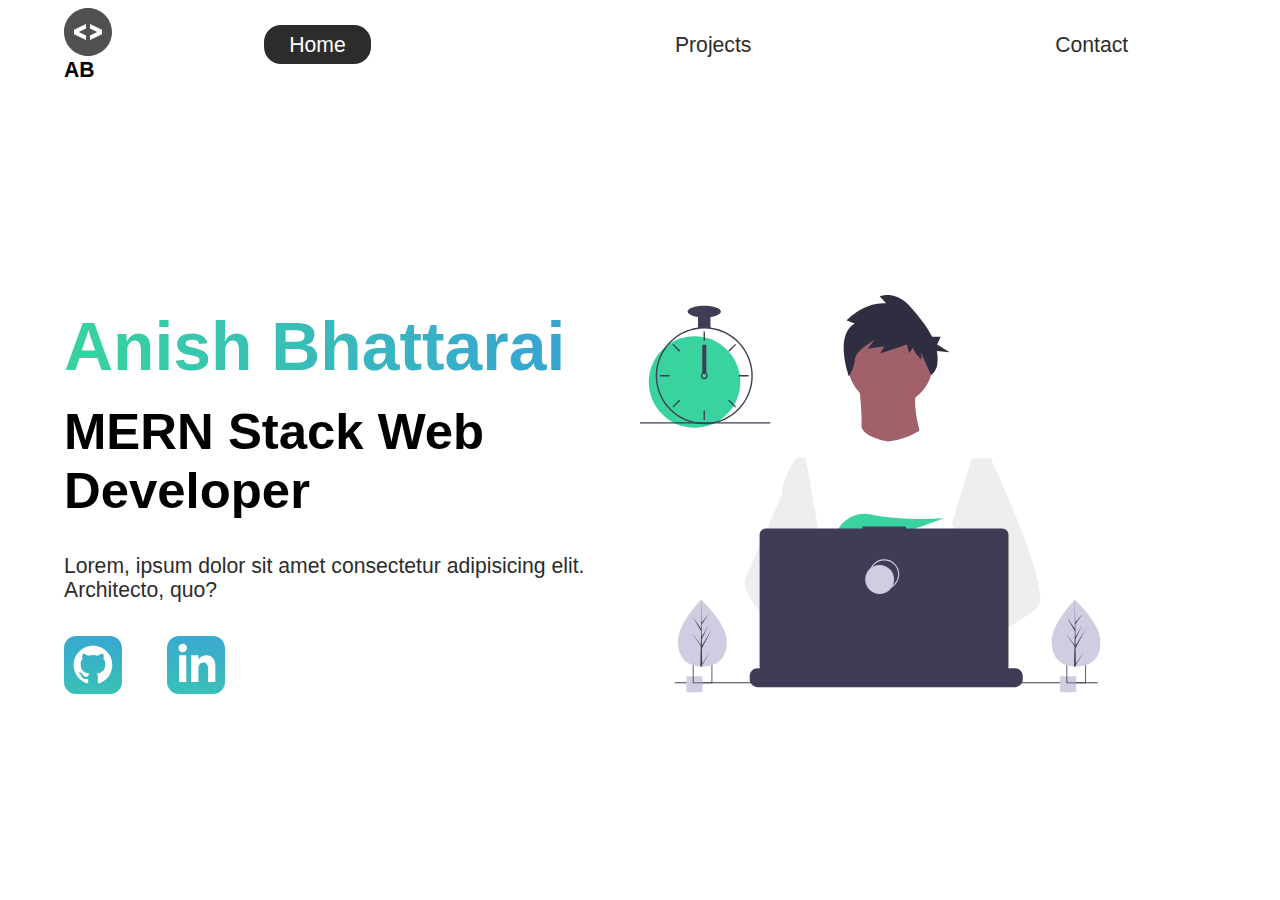
<file: index.html>
<!DOCTYPE html>
<html lang="en">
  <head>
    <meta charset="UTF-8" />
    <meta name="viewport" content="width=device-width, initial-scale=1.0" />
    <meta http-equiv="X-UA-Compatible" content="ie=edge" />
    <meta
      name="description"
      content="Anish Bhattarai is a Web developer who specializes in MERN stack. "
    />
    <meta name="robots" content="index,follow" />
    <link rel="stylesheet" href="./styles/style.css" />
    <title>Anish Bhattarai | Web Developer</title>
  </head>
  <body>
    <header class="main-head">
      <nav>
        <div class="log">
          <img src="icons/code.svg" alt="logo" />
          <h1>AB</h1>
        </div>
        <ul>
          <li><a class="active" href="/">Home</a></li>
          <li><a href="/">Projects</a></li>
          <li><a href="/">Contact</a></li>
        </ul>
      </nav>
    </header>
    <section class="intro">
      <div class="intro-text">
        <h2>Anish Bhattarai</h2>
        <h3>
          MERN Stack Web <br />
          Developer
        </h3>
        <p>
          Lorem, ipsum dolor sit amet consectetur adipisicing elit. Architecto,
          quo?
        </p>
        <div class="intro-social">
          <a href="#"
            ><img src="./icons/github.svg" alt="github-social-link"
          /></a>
          <a href="#"
            ><img src="./icons/linked-in.svg" alt="linkedin-social-link"
          /></a>
        </div>
      </div>
      <div class="intro-images">
        <svg
          width="799"
          height="690"
          viewBox="0 0 799 690"
          fill="none"
          xmlns="http://www.w3.org/2000/svg"
        >
          <g id="undraw_dev_productivity_umsq (1) 1" clip-path="url(#clip0)">
            <path
              id="Vector"
              d="M516.92 624.636C516.92 624.636 512.16 626.266 504.42 628.576C487.31 633.706 455.65 642.216 428.82 643.916C405.72 645.396 386.2 641.836 382.63 626.766C381.1 620.286 383.27 614.956 388 610.576C402.12 597.486 439 592.796 468.25 591.186C476.51 590.736 484.15 590.526 490.51 590.446C501.31 590.306 508.39 590.526 508.39 590.526L508.56 591.186L516.92 624.636Z"
              fill="#A0616A"
            />
            <path
              id="Vector_2"
              d="M436.99 672.586C418.61 695.346 342.73 647.666 316.19 629.886C310.41 626.016 306.97 623.566 306.97 623.566L331.25 591.186L338.94 580.936C338.94 580.936 345.82 584.586 355.99 590.526C356.36 590.746 356.73 590.966 357.11 591.186C365.88 596.336 376.89 603.066 388 610.576C403.33 620.946 418.83 632.776 428.82 643.916C438.59 654.806 443.08 665.036 436.99 672.586Z"
              fill="#A0616A"
            />
            <g id="me">
              <path
                id="Vector_3"
                d="M434.672 191.952C475.283 191.607 507.926 158.406 507.582 117.795C507.237 77.1832 474.036 44.5403 433.425 44.8847C392.813 45.2291 360.17 78.4303 360.515 119.042C360.859 159.653 394.06 192.296 434.672 191.952Z"
                fill="#A0616A"
              />
              <path
                id="Vector_4"
                d="M379.477 155.65C379.477 155.65 394.216 259.972 373.002 271.875C351.787 283.779 499.929 283.588 499.929 283.588C499.929 283.588 466.124 193.284 480.809 165.449L379.477 155.65Z"
                fill="#A0616A"
              />
              <path
                id="Vector_5"
                d="M608.101 283.199L596.257 339.402L571.214 458.308L570.49 464.815L562.138 540.138L556.582 590.177L552.857 623.79C528.584 636.526 510.988 645.326 510.988 645.326C510.988 645.326 509.404 637.719 506.871 627.99C489.805 633.265 458.218 642.043 431.404 643.97C441.266 654.777 445.842 664.969 439.817 672.57C421.63 695.485 345.349 648.45 318.659 630.896C318.077 635.158 317.879 639.464 318.068 643.762L297.626 628.314L299.331 592.359L302.206 531.522L305.819 455.229C304.448 451.975 303.294 448.634 302.364 445.228C295.956 423.161 288.032 379.057 281.928 342.067C277.016 312.298 273.302 287.138 272.517 281.785C272.411 281.086 272.358 280.726 272.358 280.726L384.363 230.094C392.509 248.556 429.865 253.809 429.865 253.809C460.756 251.417 484.847 234.913 484.847 234.913L608.101 283.199Z"
                fill="white"
              />
              <path
                id="Vector_6"
                d="M372.285 49.3811L358.49 43.9934C358.49 43.9934 386.969 12.1 426.99 14.513L415.635 2.22366C415.635 2.22366 443.04 -9.01799 468.283 19.6674C481.553 34.7467 496.908 52.4737 506.557 72.5077L521.281 72.3829L515.251 85.9663L536.874 99.3152L514.777 97.0719C516.155 104.471 516.421 112.034 515.566 119.511C514.683 126.991 510.928 133.835 505.094 138.598V138.598C505.094 138.598 487.743 103.449 487.696 97.9443L487.813 111.705C487.813 111.705 473.959 99.4371 473.889 91.1807L466.471 100.877L462.593 85.7717L416.475 101.301L423.87 88.8526L395.157 93.2246L406.278 77.9923C406.278 77.9923 373.932 96.1568 372.811 111.304C371.689 126.452 362.299 140.875 362.299 140.875C362.299 140.875 336.213 70.3294 372.285 49.3811Z"
                fill="#2F2E41"
              />
              <path
                id="Vector_7"
                d="M690.215 540.422C682.794 548.605 664.338 560.992 641.951 574.422C633.623 579.413 624.757 584.559 615.71 589.676C594.122 601.889 571.514 614.001 552.857 623.79C528.584 636.526 510.988 645.326 510.988 645.326C510.988 645.326 509.403 637.719 506.871 627.99C503.48 614.968 498.397 598.141 493.184 590.715C493.002 590.456 492.82 590.218 492.638 589.979C491.121 588.022 489.601 586.885 488.112 586.897L562.138 540.138L594.127 519.926L570.489 464.814L540.842 395.683L557.908 339.727L575.062 283.479L608.101 283.199C608.101 283.199 619.243 306.985 633.514 340.166C635.647 345.128 637.851 350.299 640.096 355.64C669.469 425.394 706.176 522.836 690.215 540.422Z"
                fill="#EEEEEE"
              />
              <path
                id="Vector_8"
                d="M358.123 591.2C355.41 591.212 352.702 591.456 350.029 591.928C327.074 596.073 320.47 616.94 318.659 630.896C318.077 635.158 317.879 639.464 318.068 643.761L297.626 628.314L290.178 622.687C272.316 616.628 256.353 605.733 242.483 592.84C230.449 581.456 219.634 568.849 210.213 555.223C200.831 541.793 192.448 527.692 185.134 513.034C183.094 508.943 181.977 504.454 181.864 499.884C181.751 495.314 182.644 490.775 184.48 486.588L209.154 430.327L245.218 348.098C245.471 346.146 245.752 344.237 246.059 342.371C252.995 300.511 272.367 281.786 272.367 281.786L287.286 281.659L297.778 341.932L310.813 416.815L302.364 445.227L282.839 510.845L302.205 531.522L358.123 591.2Z"
                fill="#EEEEEE"
              />
            </g>
            <path
              id="Vector_9"
              d="M372.877 415.806L385.631 430.686C390.37 429.783 395.319 428.721 400.416 427.529L396.752 415.806L405.71 426.256C459.707 412.975 526.637 387.155 526.637 387.155C526.637 387.155 454.379 392.453 400.428 380.666C376.558 375.451 351.998 387.284 342.202 409.668C336.508 422.679 337.403 433.951 357.596 433.951C364.419 433.835 371.223 433.195 377.949 432.037L372.877 415.806Z"
              fill="#38D39F"
            />
            <path
              id="Vector_10"
              d="M663.65 660.386V666.456C663.654 668.122 663.345 669.774 662.74 671.326C662.472 672.018 662.147 672.687 661.77 673.326C660.578 675.326 658.887 676.983 656.862 678.133C654.838 679.283 652.549 679.887 650.22 679.886H203.67C201.342 679.887 199.053 679.283 197.028 678.133C195.003 676.983 193.312 675.326 192.12 673.326C191.743 672.687 191.419 672.018 191.15 671.326C190.546 669.774 190.237 668.122 190.24 666.456V660.386C190.24 658.622 190.587 656.876 191.262 655.246C191.936 653.616 192.926 652.136 194.173 650.888C195.42 649.641 196.901 648.652 198.53 647.977C200.16 647.302 201.906 646.955 203.67 646.956H229.41V644.126C229.41 644.052 229.425 643.979 229.453 643.911C229.481 643.843 229.522 643.782 229.574 643.73C229.626 643.678 229.688 643.636 229.756 643.608C229.824 643.58 229.897 643.566 229.97 643.566H243.4C243.474 643.566 243.547 643.58 243.615 643.608C243.683 643.636 243.745 643.678 243.797 643.73C243.849 643.782 243.89 643.843 243.918 643.911C243.946 643.979 243.96 644.052 243.96 644.126V646.956H252.35V644.126C252.35 644.052 252.365 643.979 252.393 643.911C252.421 643.843 252.462 643.782 252.514 643.73C252.566 643.678 252.628 643.636 252.696 643.608C252.764 643.58 252.837 643.566 252.91 643.566H266.34C266.414 643.566 266.487 643.58 266.555 643.608C266.623 643.636 266.684 643.678 266.736 643.73C266.789 643.782 266.83 643.843 266.858 643.911C266.886 643.979 266.9 644.052 266.9 644.126V646.956H275.3V644.126C275.3 644.052 275.315 643.979 275.343 643.911C275.371 643.843 275.412 643.782 275.464 643.73C275.516 643.678 275.578 643.636 275.646 643.608C275.714 643.58 275.787 643.566 275.86 643.566H289.29C289.364 643.566 289.437 643.58 289.505 643.608C289.573 643.636 289.634 643.678 289.686 643.73C289.739 643.782 289.78 643.843 289.808 643.911C289.836 643.979 289.85 644.052 289.85 644.126V646.956H298.24V644.126C298.24 644.052 298.255 643.979 298.283 643.911C298.311 643.843 298.352 643.782 298.404 643.73C298.456 643.678 298.518 643.636 298.586 643.608C298.654 643.58 298.727 643.566 298.8 643.566H312.23C312.304 643.566 312.377 643.58 312.445 643.608C312.513 643.636 312.574 643.678 312.626 643.73C312.678 643.782 312.72 643.843 312.748 643.911C312.776 643.979 312.79 644.052 312.79 644.126V646.956H321.18V644.126C321.18 644.052 321.194 643.979 321.223 643.911C321.251 643.843 321.292 643.782 321.344 643.73C321.396 643.678 321.458 643.636 321.526 643.608C321.594 643.58 321.667 643.566 321.74 643.566H335.17C335.244 643.566 335.317 643.58 335.385 643.608C335.453 643.636 335.514 643.678 335.566 643.73C335.618 643.782 335.66 643.843 335.688 643.911C335.716 643.979 335.73 644.052 335.73 644.126V646.956H344.13V644.126C344.13 644.052 344.145 643.979 344.173 643.911C344.201 643.843 344.242 643.782 344.294 643.73C344.346 643.678 344.408 643.636 344.476 643.608C344.544 643.58 344.617 643.566 344.69 643.566H358.12C358.194 643.566 358.267 643.58 358.335 643.608C358.403 643.636 358.464 643.678 358.516 643.73C358.569 643.782 358.61 643.843 358.638 643.911C358.666 643.979 358.68 644.052 358.68 644.126V646.956H367.07V644.126C367.07 644.052 367.085 643.979 367.113 643.911C367.141 643.843 367.182 643.782 367.234 643.73C367.286 643.678 367.348 643.636 367.416 643.608C367.484 643.58 367.557 643.566 367.63 643.566H472.83C472.904 643.566 472.977 643.58 473.045 643.608C473.113 643.636 473.174 643.678 473.227 643.73C473.279 643.782 473.32 643.843 473.348 643.911C473.376 643.979 473.39 644.052 473.39 644.126V646.956H481.79V644.126C481.79 644.052 481.804 643.979 481.833 643.911C481.861 643.843 481.902 643.782 481.954 643.73C482.006 643.678 482.068 643.636 482.136 643.608C482.204 643.58 482.277 643.566 482.35 643.566H495.78C495.928 643.567 496.07 643.627 496.175 643.732C496.279 643.836 496.339 643.978 496.34 644.126V646.956H504.73V644.126C504.73 644.052 504.745 643.979 504.773 643.911C504.801 643.843 504.842 643.782 504.894 643.73C504.946 643.678 505.008 643.636 505.076 643.608C505.144 643.58 505.217 643.566 505.29 643.566H518.72C518.794 643.566 518.867 643.58 518.935 643.608C519.003 643.636 519.065 643.678 519.117 643.73C519.169 643.782 519.21 643.843 519.238 643.911C519.266 643.979 519.28 644.052 519.28 644.126V646.956H527.67V644.126C527.67 644.052 527.685 643.979 527.713 643.911C527.741 643.843 527.782 643.782 527.834 643.73C527.886 643.678 527.948 643.636 528.016 643.608C528.084 643.58 528.157 643.566 528.23 643.566H541.66C541.734 643.566 541.807 643.58 541.875 643.608C541.943 643.636 542.005 643.678 542.057 643.73C542.109 643.782 542.15 643.843 542.178 643.911C542.206 643.979 542.22 644.052 542.22 644.126V646.956H550.62V644.126C550.62 644.052 550.635 643.979 550.663 643.911C550.691 643.843 550.732 643.782 550.784 643.73C550.836 643.678 550.898 643.636 550.966 643.608C551.034 643.58 551.107 643.566 551.18 643.566H564.61C564.757 643.568 564.898 643.628 565.001 643.733C565.104 643.837 565.161 643.979 565.16 644.126V646.956H573.56V644.126C573.56 644.052 573.575 643.979 573.603 643.911C573.631 643.843 573.672 643.782 573.724 643.73C573.776 643.678 573.838 643.636 573.906 643.608C573.974 643.58 574.047 643.566 574.12 643.566H587.55C587.624 643.566 587.697 643.58 587.765 643.608C587.833 643.636 587.895 643.678 587.947 643.73C587.999 643.782 588.04 643.843 588.068 643.911C588.096 643.979 588.11 644.052 588.11 644.126V646.956H596.5V644.126C596.5 644.052 596.515 643.979 596.543 643.911C596.571 643.843 596.612 643.782 596.664 643.73C596.716 643.678 596.778 643.636 596.846 643.608C596.914 643.58 596.987 643.566 597.06 643.566H610.49C610.564 643.566 610.637 643.58 610.705 643.608C610.773 643.636 610.835 643.678 610.887 643.73C610.939 643.782 610.98 643.843 611.008 643.911C611.036 643.979 611.05 644.052 611.05 644.126V646.956H650.22C651.984 646.955 653.731 647.302 655.36 647.977C656.99 648.652 658.471 649.641 659.718 650.888C660.965 652.136 661.954 653.616 662.629 655.246C663.304 656.876 663.651 658.622 663.65 660.386Z"
              fill="#3F3D56"
            />
            <path
              id="Vector_11"
              d="M793.5 671.326H60.5V673.326H793.5V671.326Z"
              fill="#3F3D56"
            />
            <path
              id="Vector_12"
              d="M627.694 404.757H461.251V401.326H385.78V404.757H218.651C215.665 404.757 212.801 405.943 210.69 408.054C208.578 410.166 207.392 413.029 207.392 416.015V643.927C207.392 646.913 208.578 649.776 210.69 651.888C212.801 653.999 215.665 655.185 218.651 655.185H627.694C630.68 655.185 633.544 653.999 635.655 651.888C637.767 649.776 638.953 646.913 638.953 643.927V416.015C638.953 414.537 638.662 413.073 638.096 411.707C637.53 410.341 636.701 409.1 635.655 408.054C634.61 407.009 633.369 406.18 632.003 405.614C630.637 405.048 629.173 404.757 627.694 404.757Z"
              fill="#3F3D56"
            />
            <path
              id="Vector_13"
              d="M423.5 509.326C437.307 509.326 448.5 498.133 448.5 484.326C448.5 470.519 437.307 459.326 423.5 459.326C409.693 459.326 398.5 470.519 398.5 484.326C398.5 498.133 409.693 509.326 423.5 509.326Z"
              stroke="#D0CDE1"
              stroke-width="2"
              stroke-miterlimit="10"
            />
            <path
              id="Vector_14"
              d="M415.5 518.326C429.307 518.326 440.5 507.133 440.5 493.326C440.5 479.519 429.307 468.326 415.5 468.326C401.693 468.326 390.5 479.519 390.5 493.326C390.5 507.133 401.693 518.326 415.5 518.326Z"
              fill="#D0CDE1"
            />
            <path
              id="Vector_15"
              d="M108.446 661.223H80.4463V689.223H108.446V661.223Z"
              fill="#D0CDE1"
            />
            <path
              id="Vector_16"
              d="M91.4502 639.223V673.223H125.45V639.223H91.4502ZM123.97 671.743H92.9202V640.703H123.97V671.743Z"
              fill="#3F3D56"
            />
            <path
              id="Vector_17"
              d="M756.446 661.223H728.446V689.223H756.446V661.223Z"
              fill="#D0CDE1"
            />
            <path
              id="Vector_18"
              d="M739.45 639.223V673.223H773.45V639.223H739.45ZM771.97 671.743H740.92V640.703H771.97V671.743Z"
              fill="#3F3D56"
            />
            <path
              id="Vector_19"
              d="M94.5802 230.113C138.399 230.113 173.921 194.592 173.921 150.773C173.921 106.955 138.399 71.4326 94.5802 71.4326C50.7617 71.4326 15.2397 106.955 15.2397 150.773C15.2397 194.592 50.7617 230.113 94.5802 230.113Z"
              fill="#38D39F"
            />
            <path
              id="Vector_20"
              d="M122.229 56.4899C115.045 55.5763 107.774 55.5763 100.59 56.4899C84.586 58.5913 69.5203 65.2398 57.181 75.6465C44.8417 86.0532 35.7467 99.7813 30.9754 115.202C28.8053 122.229 27.5764 129.514 27.3208 136.864C27.2848 137.886 27.2607 138.92 27.2607 139.954C27.283 162.264 36.1559 183.655 51.932 199.431C67.7082 215.207 89.0989 224.08 111.41 224.103C113.201 224.103 114.992 224.042 116.759 223.934C120.907 223.674 125.03 223.103 129.093 222.227C148.495 218.055 165.798 207.161 177.947 191.468C190.095 175.776 196.308 156.295 195.487 136.467C194.665 116.638 186.863 97.738 173.459 83.1039C160.054 68.4698 141.909 59.0435 122.229 56.4899H122.229ZM137.748 217.347H137.736C130.959 219.659 123.905 221.062 116.759 221.518C114.992 221.638 113.201 221.698 111.41 221.698C89.7377 221.672 68.961 213.051 53.6367 197.727C38.3123 182.402 29.6914 161.626 29.6649 139.954C29.6649 138.92 29.689 137.886 29.725 136.864C30.5514 115.744 39.5156 95.7617 54.7411 81.1008C69.9666 66.44 90.273 58.237 111.41 58.2089C130.776 58.21 149.513 65.0865 164.283 77.6131C179.052 90.1398 188.895 107.503 192.057 126.61C195.219 145.716 191.496 165.325 181.55 181.942C171.604 198.559 156.081 211.106 137.748 217.347H137.748Z"
              fill="#3F3D56"
            />
            <path
              id="Vector_21"
              d="M112.612 63.0176H110.208V79.8474H112.612V63.0176Z"
              fill="#3F3D56"
            />
            <path
              id="Vector_22"
              d="M57.8578 84.7018L56.1577 86.4019L68.0582 98.3023L69.7582 96.6022L57.8578 84.7018Z"
              fill="#3F3D56"
            />
            <path
              id="Vector_23"
              d="M34.4736 138.751V141.156H51.3034V138.751H34.4736Z"
              fill="#3F3D56"
            />
            <path
              id="Vector_24"
              d="M56.1578 193.506L57.8579 195.206L69.7584 183.306L68.0583 181.606L56.1578 193.506Z"
              fill="#3F3D56"
            />
            <path
              id="Vector_25"
              d="M153.062 96.6022L154.762 98.3022L166.662 86.4018L164.962 84.7017L153.062 96.6022Z"
              fill="#3F3D56"
            />
            <path
              id="Vector_26"
              d="M171.516 138.751V141.156H188.346V138.751H171.516Z"
              fill="#3F3D56"
            />
            <path
              id="Vector_27"
              d="M154.762 181.605L153.062 183.305L164.962 195.206L166.662 193.506L154.762 181.605Z"
              fill="#3F3D56"
            />
            <path
              id="Vector_28"
              d="M112.612 200.06H110.208V216.89H112.612V200.06Z"
              fill="#3F3D56"
            />
            <path
              id="Vector_29"
              d="M115.016 135.145C113.976 134.365 112.711 133.943 111.41 133.943C110.11 133.943 108.844 134.365 107.804 135.145C107.091 135.686 106.505 136.375 106.085 137.165C105.552 138.181 105.322 139.329 105.421 140.473C105.52 141.616 105.944 142.707 106.644 143.617C107.343 144.527 108.288 145.218 109.368 145.608C110.447 145.997 111.616 146.07 112.735 145.817C113.855 145.564 114.878 144.996 115.685 144.179C116.492 143.363 117.048 142.333 117.288 141.21C117.528 140.088 117.441 138.92 117.039 137.846C116.636 136.771 115.935 135.834 115.017 135.145H115.016ZM111.41 143.56C110.454 143.557 109.539 143.176 108.863 142.501C108.187 141.825 107.807 140.909 107.804 139.954C107.808 139.224 108.03 138.513 108.441 137.91C108.793 137.4 109.271 136.989 109.828 136.718C110.386 136.446 111.004 136.323 111.623 136.361C112.241 136.398 112.84 136.594 113.361 136.931C113.881 137.267 114.307 137.732 114.595 138.281C114.883 138.83 115.025 139.444 115.007 140.063C114.989 140.683 114.811 141.287 114.491 141.818C114.17 142.349 113.719 142.788 113.179 143.093C112.639 143.398 112.03 143.559 111.41 143.56V143.56Z"
              fill="#3F3D56"
            />
            <path
              id="Vector_30"
              d="M122.229 35.3687H100.591V57.007H122.229V35.3687Z"
              fill="#3F3D56"
            />
            <path
              id="Vector_31"
              d="M111.41 38.9748C127.344 38.9748 140.261 34.4 140.261 28.7567C140.261 23.1134 127.344 18.5386 111.41 18.5386C95.4757 18.5386 82.5586 23.1134 82.5586 28.7567C82.5586 34.4 95.4757 38.9748 111.41 38.9748Z"
              fill="#3F3D56"
            />
            <path id="clock-arrow" d="M115 86H108V135H115V86Z" fill="#3F3D56" />
            <path
              id="Vector_32"
              d="M226 220.44H0V222.844H226V220.44Z"
              fill="#3F3D56"
            />
            <g id="plant-left">
              <path
                id="Vector_33"
                d="M150.594 599.754C151.527 631.704 132.858 643.413 109.43 644.097C108.886 644.113 108.344 644.123 107.805 644.126C106.719 644.135 105.643 644.117 104.577 644.072C83.3891 643.193 66.6172 631.945 65.7495 602.232C64.8515 571.482 103.018 531.529 105.882 528.574L105.887 528.571C105.996 528.458 106.052 528.402 106.052 528.402C106.052 528.402 149.661 567.807 150.594 599.754Z"
                fill="#D0CDE1"
              />
              <path
                id="Vector_34"
                d="M107.744 639.255L122.626 617.124L107.774 641.636L107.805 644.126C106.719 644.135 105.643 644.117 104.577 644.072L105.315 612.06L105.295 611.813L105.322 611.766L105.393 608.741L89.0952 585.078L105.374 606.477L105.432 607.116L105.989 582.93L91.9122 558.397L106.029 578.681L105.882 528.574L105.882 528.407L105.887 528.571L106.821 568.062L119.651 552.021L106.863 571.464L107.143 593.098L118.949 571.984L107.187 596.279L107.343 608.308L124.512 578.897L107.395 612.505L107.744 639.255Z"
                fill="#3F3D56"
              />
            </g>
            <g id="plant-right">
              <path
                id="Vector_35"
                d="M798.594 599.754C799.527 631.704 780.858 643.413 757.43 644.097C756.886 644.113 756.344 644.123 755.805 644.126C754.719 644.135 753.643 644.117 752.577 644.072C731.389 643.193 714.617 631.945 713.749 602.232C712.851 571.482 751.018 531.529 753.882 528.574L753.887 528.571C753.996 528.458 754.052 528.402 754.052 528.402C754.052 528.402 797.661 567.807 798.594 599.754Z"
                fill="#D0CDE1"
              />
              <path
                id="Vector_36"
                d="M755.744 639.255L770.626 617.124L755.774 641.636L755.805 644.126C754.719 644.135 753.643 644.117 752.577 644.072L753.315 612.06L753.295 611.813L753.323 611.766L753.393 608.741L737.095 585.078L753.374 606.477L753.432 607.116L753.989 582.93L739.912 558.397L754.029 578.681L753.882 528.574L753.882 528.407L753.887 528.571L754.821 568.062L767.651 552.021L754.864 571.464L755.143 593.098L766.949 571.984L755.187 596.279L755.343 608.308L772.512 578.897L755.395 612.505L755.744 639.255Z"
                fill="#3F3D56"
              />
            </g>
          </g>
          <defs>
            <clipPath id="clip0">
              <rect width="798.627" height="689.223" fill="white" />
            </clipPath>
          </defs>
        </svg>
        <img class="splash" src="./img/splash.svg" alt="" />
      </div>
    </section>
  </body>
</html>
</file>
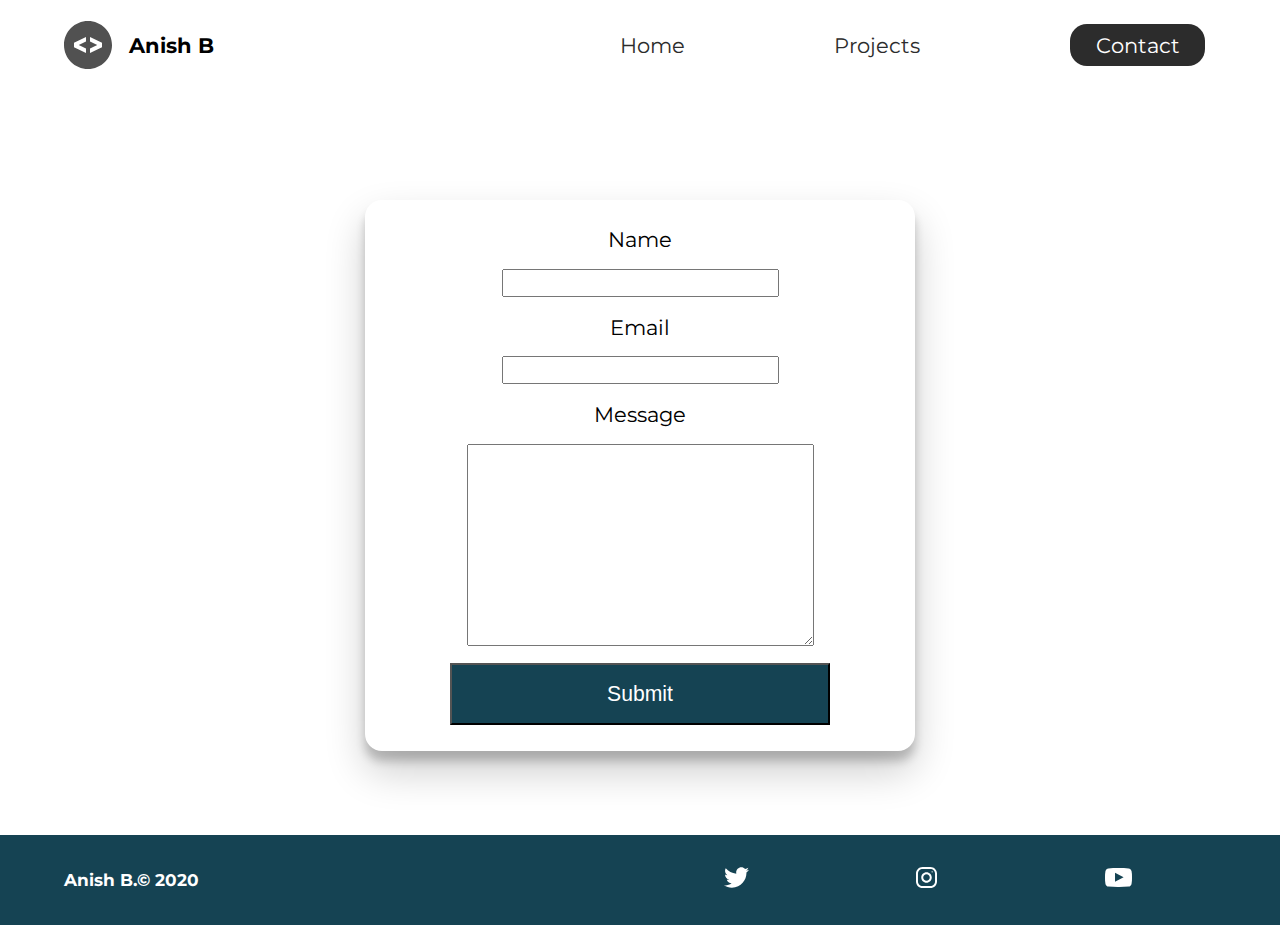
<file: contact/index.html>
<!DOCTYPE html>
<html lang="en">
  <head>
    <meta charset="UTF-8" />
    <meta name="viewport" content="width=device-width, initial-scale=1.0" />
    <meta http-equiv="X-UA-Compatible" content="ie=edge" />
    <meta
      name="description"
      content="Dev Ed is a front end web developer who specializes in html,css"
    />
    <meta name="robots" content="index,follow" />
    <link
      href="https://fonts.googleapis.com/css?family=Montserrat:400,500&display=swap"
      rel="stylesheet"
    />
    <link rel="stylesheet" href="../styles/style.css" />
    <title>Anish B.| Web Developer</title>
  </head>
  <body>
    <header class="main-head">
      <nav>
        <div class="logo">
          <img src="../icons/code.svg" alt="logo" />
          <h1>Anish B</h1>
        </div>
        <ul>
          <li><a href="../index.html">Home</a></li>
          <li><a href="../projects/">Projects</a></li>
          <li><a class="active" href="./index.html">Contact</a></li>
        </ul>
      </nav>
    </header>
    <section class="form-section">
      <form>
        <label for="name">Name</label>
        <input type="text" name="name" id="name" required />
        <label for="email">Email</label>
        <input type="email" name="email" id="email" required />
        <label for="message">Message</label>
        <textarea name="message" id="message" cols="30" rows="10"></textarea>
        <button type="submit">Submit</button>
      </form>
    </section>
    <footer>
      <h4>Anish B.&copy; 2020</h4>
      <ul>
        <li>
          <a href="#"
            ><img src="/icons/twitter 1.svg" alt="twitter-social"
          /></a>
        </li>
        <li>
          <a href="#"
            ><img src="/icons/instagram 1.svg" alt="instagram-social"
          /></a>
        </li>
        <li>
          <a href="#"
            ><img src="/icons/youtube-symbol 1.svg" alt="youtube-social"
          /></a>
        </li>
      </ul>
    </footer>
  </body>
</html>
</file>
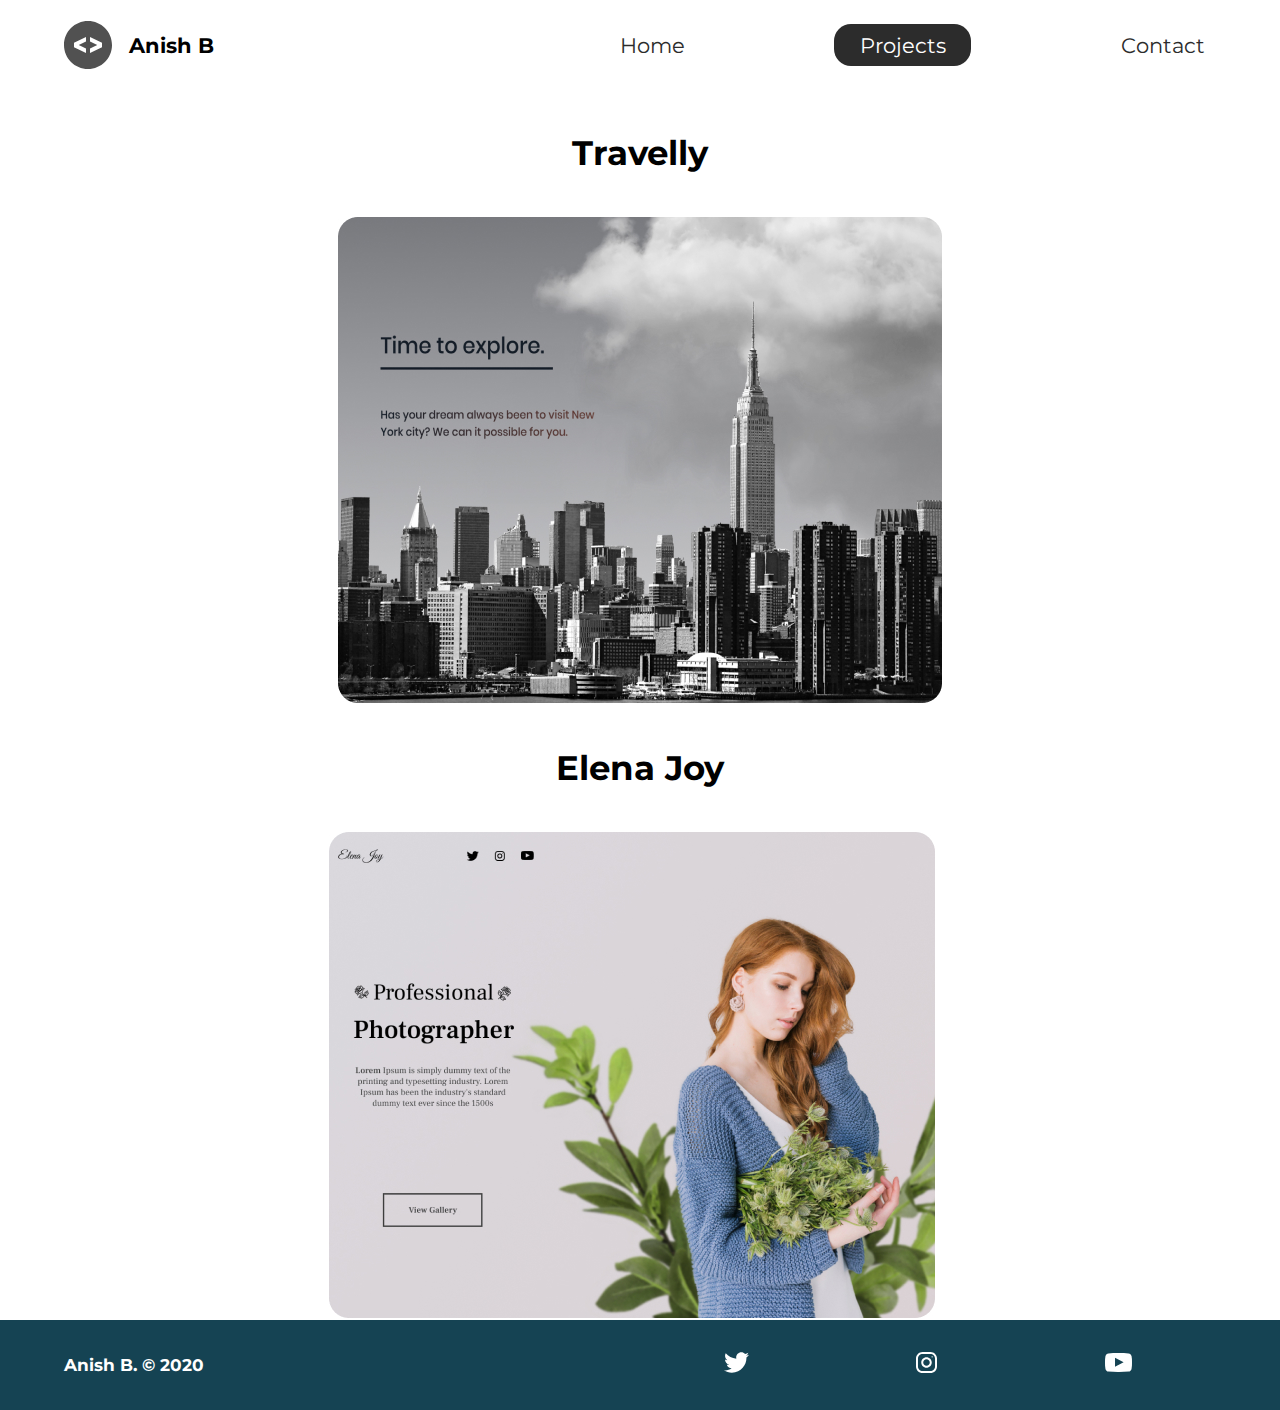
<file: projects/index.html>
<!DOCTYPE html>
<html lang="en">
  <head>
    <meta charset="UTF-8" />
    <meta name="viewport" content="width=device-width, initial-scale=1.0" />
    <meta http-equiv="X-UA-Compatible" content="ie=edge" />
    <meta
      name="description"
      content="Anish Bhattarai is a front end web developer who specializes in html,css"
    />
    <meta name="robots" content="index,follow" />
    <link
      href="https://fonts.googleapis.com/css?family=Montserrat:400,500&display=swap"
      rel="stylesheet"
    />
    <link rel="stylesheet" href="../styles/style.css" />
    <title>Anish B. | Web Developer</title>
  </head>
  <body>
    <header class="main-head">
      <nav>
        <div class="logo">
          <img src="../icons/code.svg" alt="logo" />
          <h1>Anish B</h1>
        </div>
        <ul>
          <li><a href="../index.html">Home</a></li>
          <li><a class="active" href="./index.html">Projects</a></li>
          <li><a href="../contact/">Contact</a></li>
        </ul>
      </nav>
    </header>
    <section class="projects">
      <div class="travelly">
        <h2>Travelly</h2>
        <img src="../img/travelly.jpg" alt="travelly-project" />
      </div>
      <div class="travelly">
        <h2>Elena Joy</h2>
        <img src="../img/elena-joy.jpg" alt="elena-project" />
      </div>
    </section>
    <footer>
      <h4>Anish B. &copy; 2020</h4>
      <ul>
        <li>
          <a href="#"
            ><img src="/icons/twitter 1.svg" alt="twitter-social"
          /></a>
        </li>
        <li>
          <a href="#"
            ><img src="/icons/instagram 1.svg" alt="instagram-social"
          /></a>
        </li>
        <li>
          <a href="#"
            ><img src="/icons/youtube-symbol 1.svg" alt="youtube-social"
          /></a>
        </li>
      </ul>
    </footer>
  </body>
</html>
</file>
<file: styles/style.css>
/* Global Styles */
* {
  margin: 0;
  padding: 0;
  -webkit-box-sizing: border-box;
          box-sizing: border-box;
}

html {
  font-size: 62.5%;
}

body {
  font-family: "Montserrat", sans-serif;
}

h1 {
  font-size: 2.5rem;
}

li,
button,
label,
input,
a,
p {
  font-size: 2.5rem;
}

h2 {
  font-size: 4rem;
}

h3 {
  font-size: 2.5rem;
}

h4,
h5 {
  font-size: 2rem;
}

ul {
  list-style: none;
}

a {
  text-decoration: none;
  color: #2c2c2c;
}

.main-head {
  width: 95%;
  margin: 0 0 0 auto;
}

nav {
  display: -webkit-box;
  display: -ms-flexbox;
  display: flex;
  -webkit-box-pack: justify;
      -ms-flex-pack: justify;
          justify-content: space-between;
  -webkit-box-align: center;
      -ms-flex-align: center;
          align-items: center;
  -webkit-box-orient: horizontal;
  -webkit-box-direction: normal;
      -ms-flex-direction: row;
          flex-direction: row;
  min-height: 10vh;
  width: 60%;
  -ms-flex-wrap: wrap;
      flex-wrap: wrap;
}

nav .logo {
  display: -webkit-box;
  display: -ms-flexbox;
  display: flex;
  -webkit-box-pack: start;
      -ms-flex-pack: start;
          justify-content: flex-start;
  -webkit-box-align: center;
      -ms-flex-align: center;
          align-items: center;
  -webkit-box-orient: horizontal;
  -webkit-box-direction: normal;
      -ms-flex-direction: row;
          flex-direction: row;
  -webkit-box-flex: 1;
      -ms-flex: 1 1 10rem;
          flex: 1 1 10rem;
}

nav .logo h1 {
  margin: 2rem;
}

nav ul {
  display: -webkit-box;
  display: -ms-flexbox;
  display: flex;
  -ms-flex-pack: distribute;
      justify-content: space-around;
  -webkit-box-align: center;
      -ms-flex-align: center;
          align-items: center;
  -webkit-box-orient: horizontal;
  -webkit-box-direction: normal;
      -ms-flex-direction: row;
          flex-direction: row;
  -webkit-box-flex: 1;
      -ms-flex: 1 1 40rem;
          flex: 1 1 40rem;
}

.intro {
  min-height: 90vh;
  width: 90%;
  margin: auto;
  -ms-flex-wrap: wrap;
      flex-wrap: wrap;
  display: -webkit-box;
  display: -ms-flexbox;
  display: flex;
  -webkit-box-pack: justify;
      -ms-flex-pack: justify;
          justify-content: space-between;
  -webkit-box-align: center;
      -ms-flex-align: center;
          align-items: center;
  -webkit-box-orient: horizontal;
  -webkit-box-direction: normal;
      -ms-flex-direction: row;
          flex-direction: row;
}

.intro h2 {
  font-size: 8rem;
  padding-top: 2rem;
  background: -webkit-gradient(linear, left top, right top, from(#38d39f), to(#38a4d3));
  background: linear-gradient(left, #38d39f, #38a4d3);
  background-clip: text;
  -webkit-text-fill-color: transparent;
  display: inline-block;
}

.intro h3 {
  font-size: 6rem;
  padding: 2rem 0rem;
}

.intro p {
  padding-top: 2rem;
  color: #2c2c2c;
}

.splash {
  position: absolute;
  top: 0%;
  right: 0%;
  height: 100%;
  z-index: -1;
}

.intro-social {
  margin-top: 4rem;
}

.intro-social a {
  margin-right: 5rem;
}

.active {
  background: #2c2c2c;
  color: white;
  padding: 1rem 3rem;
  border-radius: 2rem;
}

.intro-text,
.intro-images {
  -webkit-box-flex: 1;
      -ms-flex: 1 1 40rem;
          flex: 1 1 40rem;
}

#plant-left {
  -webkit-animation: plant 1.5s ease infinite alternate;
          animation: plant 1.5s ease infinite alternate;
}

#plant-right {
  -webkit-animation: plant 1.5s ease infinite alternate 0.5s;
          animation: plant 1.5s ease infinite alternate 0.5s;
}

#me {
  -webkit-animation: me 1s ease infinite alternate;
          animation: me 1s ease infinite alternate;
  -webkit-transform-origin: bottom;
          transform-origin: bottom;
}

#clock-arrow {
  -webkit-animation: clock 1.5s infinite linear;
          animation: clock 1.5s infinite linear;
  transform-box: fill-box;
  -webkit-transform-origin: bottom;
          transform-origin: bottom;
}

@-webkit-keyframes me {
  from {
    -webkit-transform: rotateZ(-5deg);
            transform: rotateZ(-5deg);
  }
  to {
    -webkit-transform: rotateZ(5deg);
            transform: rotateZ(5deg);
  }
}

@keyframes me {
  from {
    -webkit-transform: rotateZ(-5deg);
            transform: rotateZ(-5deg);
  }
  to {
    -webkit-transform: rotateZ(5deg);
            transform: rotateZ(5deg);
  }
}

@-webkit-keyframes plant {
  from {
    -webkit-transform: translateY(0%);
            transform: translateY(0%);
  }
  to {
    -webkit-transform: translateY(-30%);
            transform: translateY(-30%);
  }
}

@keyframes plant {
  from {
    -webkit-transform: translateY(0%);
            transform: translateY(0%);
  }
  to {
    -webkit-transform: translateY(-30%);
            transform: translateY(-30%);
  }
}

@-webkit-keyframes clock {
  from {
    -webkit-transform: rotateZ(0deg);
            transform: rotateZ(0deg);
  }
  to {
    -webkit-transform: rotateZ(360deg);
            transform: rotateZ(360deg);
  }
}

@keyframes clock {
  from {
    -webkit-transform: rotateZ(0deg);
            transform: rotateZ(0deg);
  }
  to {
    -webkit-transform: rotateZ(360deg);
            transform: rotateZ(360deg);
  }
}

.projects {
  width: 90%;
  margin: auto;
  min-height: 90vh;
  display: -webkit-box;
  display: -ms-flexbox;
  display: flex;
  -webkit-box-pack: justify;
      -ms-flex-pack: justify;
          justify-content: space-between;
  -webkit-box-align: center;
      -ms-flex-align: center;
          align-items: center;
  -webkit-box-orient: horizontal;
  -webkit-box-direction: normal;
      -ms-flex-direction: row;
          flex-direction: row;
  text-align: center;
  -ms-flex-wrap: wrap;
      flex-wrap: wrap;
}

.projects h2 {
  margin: 5rem;
}

.travelly,
.elena {
  -webkit-box-flex: 1;
      -ms-flex: 1 1 40rem;
          flex: 1 1 40rem;
}

.form-section {
  min-height: 80vh;
  display: -webkit-box;
  display: -ms-flexbox;
  display: flex;
  -webkit-box-pack: center;
      -ms-flex-pack: center;
          justify-content: center;
  -webkit-box-align: center;
      -ms-flex-align: center;
          align-items: center;
  -webkit-box-orient: horizontal;
  -webkit-box-direction: normal;
      -ms-flex-direction: row;
          flex-direction: row;
  margin-top: 3rem;
}

.form-section form {
  padding: 3rem 10rem;
  -webkit-box-shadow: 0px 10px 10px rgba(0, 0, 0, 0.2), 0px 20px 40px rgba(0, 0, 0, 0.2);
          box-shadow: 0px 10px 10px rgba(0, 0, 0, 0.2), 0px 20px 40px rgba(0, 0, 0, 0.2);
  display: -webkit-box;
  display: -ms-flexbox;
  display: flex;
  -webkit-box-pack: center;
      -ms-flex-pack: center;
          justify-content: center;
  -webkit-box-align: center;
      -ms-flex-align: center;
          align-items: center;
  -webkit-box-orient: vertical;
  -webkit-box-direction: normal;
      -ms-flex-direction: column;
          flex-direction: column;
  border-radius: 2rem;
}

.form-section form input,
.form-section form textarea {
  margin: 2rem;
}

.form-section form input:focus,
.form-section form textarea:focus {
  outline: 2px solid black;
}

.form-section form textarea {
  font-family: "Montserrat", sans-serif;
  font-size: 2rem;
}

.form-section form button {
  width: 100%;
  padding: 2rem;
  background: #154353;
  color: white;
}

.form-section form button:focus {
  background: #33696b;
}

footer {
  background: #154353;
  color: white;
  min-height: 10vh;
  padding: 0% 5%;
  display: -webkit-box;
  display: -ms-flexbox;
  display: flex;
  -webkit-box-pack: start;
      -ms-flex-pack: start;
          justify-content: flex-start;
  -webkit-box-align: center;
      -ms-flex-align: center;
          align-items: center;
  -webkit-box-orient: horizontal;
  -webkit-box-direction: normal;
      -ms-flex-direction: row;
          flex-direction: row;
}

footer ul {
  -webkit-box-flex: 1;
      -ms-flex: 1 1 40rem;
          flex: 1 1 40rem;
  display: -webkit-box;
  display: -ms-flexbox;
  display: flex;
  -ms-flex-pack: distribute;
      justify-content: space-around;
  -webkit-box-align: center;
      -ms-flex-align: center;
          align-items: center;
  -webkit-box-orient: horizontal;
  -webkit-box-direction: normal;
      -ms-flex-direction: row;
          flex-direction: row;
}

footer h4 {
  -webkit-box-flex: 1;
      -ms-flex: 1 1 40rem;
          flex: 1 1 40rem;
}

@media screen and (max-width: 1332px) {
  html {
    font-size: 53%;
  }
  .splash {
    display: none;
  }
  svg {
    width: 80%;
  }
  nav {
    width: 100%;
  }
}

@media screen and (max-width: 754px) {
  html {
    font-size: 45%;
  }
  svg {
    height: 60%;
  }
  .main-head {
    width: 100%;
  }
  nav .logo {
    display: -webkit-box;
    display: -ms-flexbox;
    display: flex;
    -webkit-box-pack: center;
        -ms-flex-pack: center;
            justify-content: center;
    -webkit-box-align: center;
        -ms-flex-align: center;
            align-items: center;
    -webkit-box-orient: vertical;
    -webkit-box-direction: normal;
        -ms-flex-direction: column;
            flex-direction: column;
    -webkit-box-flex: 1;
        -ms-flex: 1 1 20rem;
            flex: 1 1 20rem;
    margin-top: 2rem;
  }
  nav ul {
    -webkit-box-flex: 1;
        -ms-flex: 1 1 60rem;
            flex: 1 1 60rem;
    margin: 2rem 0rem;
  }
  .intro-text {
    margin-top: 5rem;
    text-align: center;
  }
  .intro-images {
    text-align: center;
  }
  .intro-social {
    display: -webkit-box;
    display: -ms-flexbox;
    display: flex;
    -webkit-box-pack: center;
        -ms-flex-pack: center;
            justify-content: center;
    -webkit-box-align: center;
        -ms-flex-align: center;
            align-items: center;
    -webkit-box-orient: horizontal;
    -webkit-box-direction: normal;
        -ms-flex-direction: row;
            flex-direction: row;
  }
  .intro-social a {
    margin: 2rem;
  }
  .elena,
  .travelly {
    -webkit-box-flex: 1;
        -ms-flex: 1 1 50rem;
            flex: 1 1 50rem;
  }
  .elena img,
  .travelly img {
    width: 100%;
    height: 100%;
  }
  form {
    padding: 0rem;
    width: 100%;
  }
}
/*# sourceMappingURL=style.css.map */
</file>
